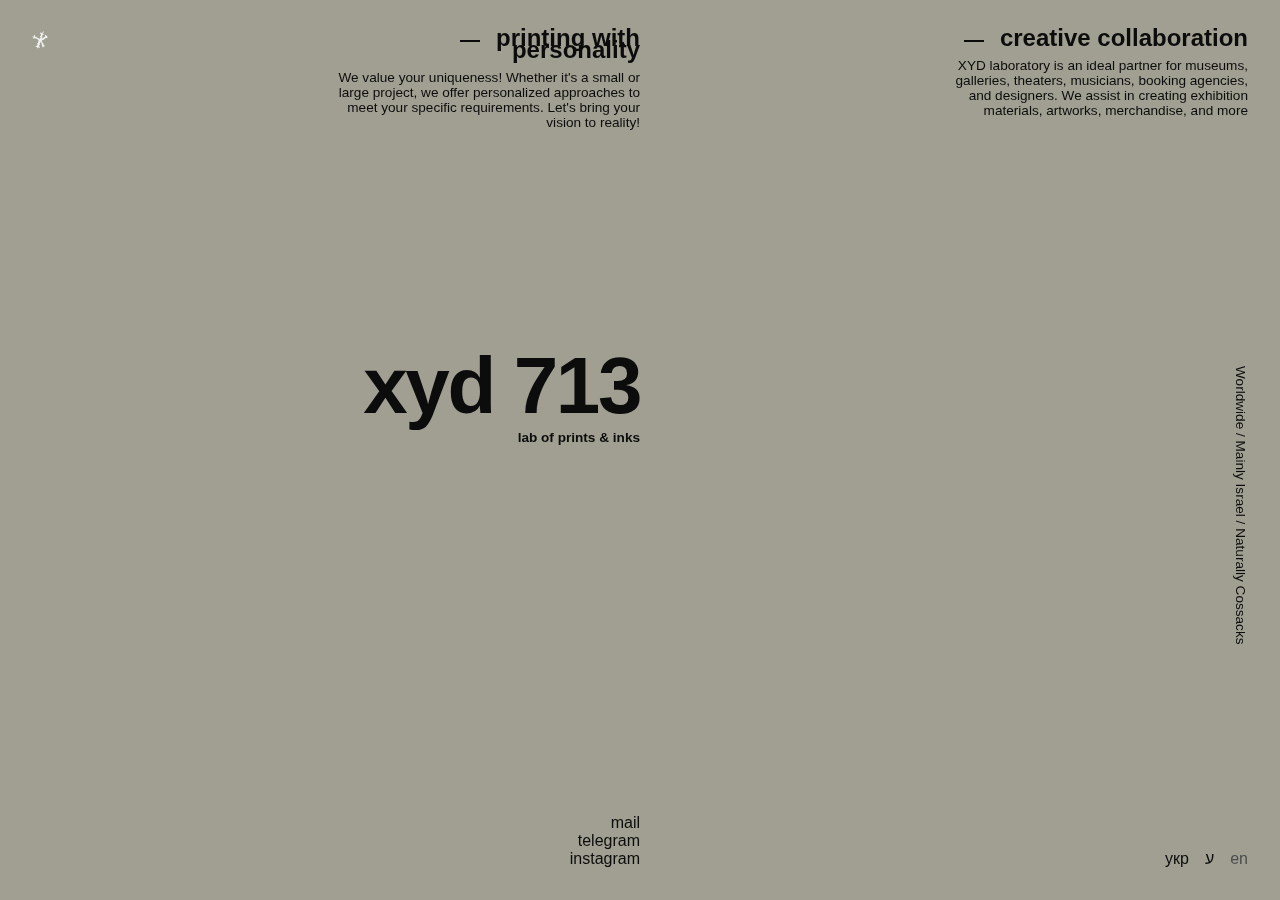
<file: index.html>
<!DOCTYPE html>
<html lang="en" class="no-js">
	<head>
		<meta charset="UTF-8" />
		<meta name="viewport" content="width=device-width, initial-scale=1">
		<title>XYD 713 | Lab Of Things</title>
		<meta name="description" content="Our screen print laboratory offers a wide range of services and capabilities to handle printing of any complexity. We collaborate with museums, galleries, theaters, musicians, booking agencies, and designers. We guarantee high quality and an individual approach to each project. The typical turnaround time for orders is 2-3 weeks." />
		<meta name="keywords" content="pod, printing, order, print on, tshirt, paper, fabric, plastic, wood, merch, promo, community, express, custom, ScreenPrintLab, CreativityUnleashed, HighQualityPrints, CustomSolutions, Collaboration, FastTurnaround, Innovation, GetCreative" />
		<meta name="author" content="xydlab" />
		<link rel="shortcut icon" href="favicon.ico">
		<!-- <link rel="stylesheet" type="text/css" href="css/base.css" /> -->
		<link rel="stylesheet" type="text/css" href="css/base-slide.css" />
		<script>document.documentElement.className="js";var supportsCssVars=function(){var e,t=document.createElement("style");return t.innerHTML="root: { --tmp-var: bold; }",document.head.appendChild(t),e=!!(window.CSS&&window.CSS.supports&&window.CSS.supports("font-weight","var(--tmp-var)")),t.parentNode.removeChild(t),e};supportsCssVars()||alert("Please view this demo in a modern browser that supports CSS Variables.");</script>
	</head>
	<body class="">
		<svg class="hidden">
			<symbol id="icon-arrow" viewBox="0 0 24 24">
				<title>arrow</title>
				<polygon points="6.3,12.8 20.9,12.8 20.9,11.2 6.3,11.2 10.2,7.2 9,6 3.1,12 9,18 10.2,16.8 "/>
			</symbol>
			<symbol id="icon-longarrow" viewBox="0 0 54 24">
				<title>longarrow</title>
				<path d="M.42 11.158L12.38.256c.333-.27.696-.322 1.09-.155.395.166.593.467.593.903v6.977h38.87c.29 0 .53.093.716.28.187.187.28.426.28.716v5.98c0 .29-.093.53-.28.716a.971.971 0 0 1-.716.28h-38.87v6.977c0 .416-.199.717-.592.903-.395.167-.759.104-1.09-.186L.42 12.62a1.018 1.018 0 0 1 0-1.462z" />
			</symbol>
			
			<svg id="xydlab"  viewBox="0 0 225.29 225.29">
				<title>xydlab</title>
				<path d="M179.87,85.11c-0.67,0.06-1.41-0.72-2.12-1.14c-0.02-0.01-0.03-0.04-0.01-0.06c0.34-0.35,0.78-0.59,1.04-1.01
					c1.23-1.95,3.25-3.73,3.83-5.88c0.26-0.98-1.47-3.5-2.44-3.58c-1.83-0.15-3.77,0.96-5.66,1.55c-0.18,0.06-0.32,0.25-0.51,0.31
					c-1.12,0.33-2.25,0.64-3.38,0.96c-0.02,0.01-0.04-0.01-0.05-0.03c-0.32-1.12-0.8-2.22-0.89-3.35c-0.14-1.73,0.23-3.52-0.03-5.22
					c-0.5-3.21-3.47-4.82-5.52-3.2c-4.84,3.8-6.4,9.38-4.35,15.13c0.21,0.6-0.02,1.77-0.47,2.13c-2.05,1.63-4.22,3.12-6.43,4.53
					c-1.17,0.75-2.53,1.19-3.77,1.83c-4.11,2.11-8.24,4.16-12.27,6.41c-1.18,0.66-2.53,1.72-2.96,2.9c-0.8,2.19-2.42,2.65-3.46,1.22
					c-1.44-1.99-2.49-4.61-2.64-7.02c-0.06-0.91,2.73-2.46,4.43-2.93c4.51-1.24,5.09-2.55,2.45-6.24c-1.51-2.11-2.82-4.22-1.24-7.17
					c1.05-1.97,0.92-4.54,1.71-6.69c0.45-1.24,1.47-2.67,2.61-3.17c2.3-1.01,4.89-1.37,7.31-2.16c2.3-0.75,4.54-1.61,3.67-4.91
					c-0.9-3.4-3.44-2.84-5.9-2.78c-1.31,0.03-2.63-0.18-3.95-0.29c-0.02,0-0.04-0.02-0.04-0.05c0.34-1.49,0.31-3.23,1.1-4.42
					c2.57-3.87,5.66-7.41,8.12-11.34c1.06-1.7,1.75-4.62-0.97-5.52c-1.83-0.61-5.13-0.46-6.12,0.72c-3.02,3.6-5.4,7.82-7.55,12.03
					c-1.23,2.41-3.9,2.9-5.91,1.09c-2.22-2-4.46-4.03-6.93-5.68c-1.14-0.76-3.16-1.25-4.25-0.74c-1.18,0.55-2.36,2.37-2.47,3.72
					c-0.53,6.07,2.26,11.04,6.56,14.89c2.37,2.12,2.59,4.14,1.86,6.7c-0.41,1.43-1.55,2.78-1.53,4.16c0.06,2.98-1.9,3.84-4.04,4.22
					c-2.23,0.4-4.62,0.98-4.39,3.36c0.17,1.76,2.18,3.32,3.32,5.02c0.87,1.3,2.02,2.57,2.4,4.03c1.06,4.05-1.94,7.67-3.72,9.83
					c-4.53,5.48-7.4,3.18-11.34,0.82c-2.37-1.42-5.43-3.5-8.08-4.11c-9.66-2.22-13.23-4.06-19.64-8.39c-1.07-0.72-3.17-0.84-4.21-1.55
					c-1.3-0.88-2.13-2.98-2.19-4.11c-0.24-5.17-3.43-8.74-6.36-12.3c-0.73-0.88-2.14-1.19-3.59-1.48c-1.3-0.25-2.6,0.5-3.01,1.76
					c-0.29,0.89-0.52,1.78-0.5,2.66c0.05,2.21,0.9,4.38,1.13,6.6c0.11,1.05-0.08,2.57-0.76,3.14c-0.67,0.56-2.16,0.38-3.23,0.2
					c-2.48-0.42-4.9-1.21-7.39-1.53c-2.09-0.26-4.15,0.75-3.7,3.02c0.31,1.57,1.9,3.3,3.39,4.13c1.69,0.95,3.95,0.85,5.85,1.52
					c0.74,0.26,1.19,1.34,1.77,2.07c0.01,0.02,0.01,0.04-0.01,0.05c-0.62,0.49-1.17,1.15-1.87,1.41c-1.08,0.4-2.48,0.2-3.37,0.81
					c-1.26,0.86-1.22,2.58-1.52,3.9c-0.2,0.9,3.79,3.14,4.8,3.02c3.97-0.46,6.22-2.02,7.66-1.45c0.01,0,0.02,0,0.03,0
					c8.64-4.04,14.37-0.16,22.03,3.93c3.92,2.1,7.87,4.46,12.1,5.6c6.89,1.85,9.88,9.06,5.62,14.86c-0.72,0.98-1.33,2.21-1.5,3.4
					c-0.64,4.71-1.14,9.44-1.6,14.16c-0.37,3.85-1.91,4.93-5.77,4.13l-5.36,3.25l3.73,4.79c3.12,0.34,3.91,1.95,2.54,4.7
					c-1.45,2.92-2.79,5.91-4.46,8.7c-0.54,0.9-1.93,1.45-3.05,1.83c-3.81,1.31-7.75,2.29-11.45,3.83l-1.98,3.67l2.39,2.44
					c2.85,0.49,5.81,0.79,8.69,0.57c3.6-0.27,5.92,0.66,6.3,4.54c0.12,1.24,0,2.5,0.19,3.73l3.69,6.17l5.49-5.22
					c0.46-2.05,0.46-2.05,0.7-3.09c0.6-2.72,2.09-3.25,4.16-1.43c1.73,1.52,3.12,2.62,5.69,4.12l5.51,0.46l-0.71-4.23
					c-0.31-5-1.52-8.49-6.6-10.96c-0.78-0.38-1.43-1.93-1.39-2.9c0.07-1.62,0.9-3.18,1.15-4.81c0.48-3.21,2.3-4.87,5.26-4.42l5.68,0.03
					c0.01-0.03,0.01-0.03,0.02-0.05l-4.1-4.36c-2.54-1.6-1.43-3.74-0.81-6.44c0.41-1.77,0.2-3.68,0.59-5.46
					c0.17-0.77,1.18-1.95,1.78-1.93c3.77,0.1,4.49-1.95,3.9-5.05c-0.26-1.34-0.92-2.63-1-3.97c-0.06-0.99,0.3-2.71,0.85-2.88
					c0.91-0.28,2.38,0.13,3.15,0.79c1.28,1.1,2.06,2.75,3.27,3.94l5.82,17.56c2.75,4.75,3.88,8.68,3.49,15.35
					c0.79,4.87,0.37,5.14,1.06,10.03l0.56,6.22l3.69-4.84c0.22-0.35,1.01-1.66,1.24-1.91c0.04-0.04,0.41-0.59,0.45-0.62l1.26-0.29
					c0.03,0,0.05,0,0.08,0c0.93,0.6,1.97,1.08,2.75,1.84l4.07,2.18l-1.25,1.7l5.85,0.55l-1.29-4.66l-1.23,0.72l-0.38-5.34
					c0.01-0.02-0.22-2.27-0.22-2.27c0.93-1.14,1.45-0.52,3.52-0.37c1.98,0.15,3.11,0.41,3.11,0.41l4.57,0.03
					c-0.61-1.43-2.32-4.36-2.32-4.36c-1.05-1.17-2.05-2.72-3.57-2.9c-5.71-0.69-8.85-2.56-9.93-9.29c-0.7-4.36-2.64-7.28,0.13-7.94
					c0,0,2.72-3.95,2.75-3.91c0,0-4.52,0.06-5.27,0.64c-2.4,1.41-2.81,0.45-4.68-4.21c-1.92-4.79-3.9-9.56-5.64-14.41
					c-0.33-0.91,0.33-2.18,0.54-3.29c0.27-1.43,1.08-3.03,0.7-4.24c-1.06-3.33,0.11-4.87,3.32-4.67c2.04,0.13,4,1.18,6.05,1.54
					c1.84,0.32,4.25,1.01,5.49,0.18c1.59-1.07,2.09-3.34,0.04-5.35c-0.69-0.68-0.65-2.63-0.22-3.71c0.23-0.57,2.06-0.84,3.09-0.69
					c2.4,0.36,4.73,1.45,7.11,1.49c1.59,0.03,3.6-0.87,4.65-2.05c0.51-0.57-0.83-2.69-1.14-4.16c-0.24-1.15-0.55-3.25-0.2-3.4
					c2.25-0.92,5.05-2.5,6.97-1.84c4.65,1.59,8.74,0.26,12.83-1.13c1.39-0.47,3.08-2.45,3.17-3.84
					C184.03,86.54,182.55,84.88,179.87,85.11z"/>
				</svg>
			<symbol id="icon-navarrow" viewBox="0 0 408 408">
				<title>navarrow</title>
				<polygon fill="#fff" fill-rule="nonzero" points="204 0 168.3 35.7 311.1 178.5 0 178.5 0 229.5 311.1 229.5 168.3 372.3 204 408 408 204"></polygon>
			</symbol>
			<symbol id="icon-menu" viewBox="0 0 119 25">
				<title>menu</title>
				<path d="M36,8 L36,0 L100,0 L100,8 L36,8 Z M0,8 L0,0 L24,0 L24,8 L0,8 Z M0,28 L0,20 L71,20 L71,28 L0,28 Z"/>
			</symbol>
			<symbol id="icon-close" viewBox="0 0 24 24">
				<title>close</title>
				<path d="M24 1.485L22.515 0 12 10.515 1.485 0 0 1.485 10.515 12 0 22.515 1.485 24 12 13.484 22.515 24 24 22.515 13.484 12z"/>
			</symbol>
		</svg>
		<main>
			
			
			<!-- <div class="content">
				<div class="content__item">
					<span class="content__number">1</span>
					<h3 class="content__title">Basic overview </h3>
					<h4 class="content__subtitle">A tree needs to be your friend if you're going to paint him</h4>
					<div class="content__text">The uniqueness of stencil technology lies in the fact that it is possible to use a wide range of printing inks and to work on various materials: paper, plastic, glass, fabric, etc. In other words, in addition to the release of publishing products, it is convenient to use a stencil to seal containers and packages, scales and instrument dials, microcircuits, objects of complex geometric shapes, and markings of various products. Moreover, it is simple and efficient to apply various varnish coatings and adhesive layers through a stencil for the manufacture of self-adhesive films and vinyls.</div>
				</div>
				
				<button class="content__close">
					<svg class="icon icon--longarrow">
						<use xlink:href="#icon-longarrow"></use>
					</svg>
				</button>
			</div> --><!-- /content -->
			<div class="intro">
				<!-- This element animates: -->
				<div class="intro__box"></div>
				<a class="intro__logo">
					<svg class="icon icon--xydlab"><use xlink:href="#xydlab"></use></svg>
				</a>
				<div class="intro__title-wrap">
					<h1 class="intro__title animatable">XYD 713</h1>
					<div class="intro__subtitle-wrap animatable">
						<h3 class="intro__subtitle">lab of prints & inks</h3>
					</div>
					
					<a href="#" class="intro__enter animatable"></a>
					<a href="#" class="intro__social-item">Mail</a>
					<a href="#" class="intro__social-item">Telegram</a><a href="#" class="intro__social-item">Instagram</a>
				</div>
				<div class="intro__content intro__content--second animatable">
					<h3 class="intro__content-title animatable">printing with personality</h3>
					<p class="intro__content-text animatable">We value your uniqueness! Whether it's a small or large project, we offer personalized approaches to meet your specific requirements. Let's bring your vision to reality!</p>
				</div>
				<div class="intro__content intro__content--forth animatable">
					<h3 class="intro__content-title animatable">Creative Collaboration</h3>
					<p class="intro__content-text animatable">XYD laboratory is an ideal partner for museums, galleries, theaters, musicians, booking agencies, and designers. We assist in creating exhibition materials, artworks, merchandise, and more</p>
				</div>
				<div class="intro__location animatable">Worldwide / Mainly Israel / Naturally Cossacks</div>
				
				<div class="intro__social animatable">
					<a href="index-ua.html" class="intro__social-item">укр</a>
					<a href="index-he.html" class="intro__social-item">ע</a>
					<a href="#" class="intro__social-item" style="color: #4b4d4e;">EN</a>
				</div>
					
				
				<!-- <nav class="menu">
					<div class="menu__item menu__item--1" data-direction="bt">
						<div class="menu__item-inner">
							<div class="mainmenu">
								<a href="#" class="mainmenu__item">Story</a>
								<a href="#" class="mainmenu__item">Chronicles</a>
								<a href="#" class="mainmenu__item">Tour</a>
								<a href="#" class="mainmenu__item">Contact</a>
							</div>
							<p class="label label--topleft label--vert-mirror">the important stuff</p>
							<p class="label label--bottomright label--vert">proudly made <a href="https://t.me/xydlab">@xydlab</a></p>
						</div>
					</div>
					<div class="menu__item menu__item--2" data-direction="lr">
						<div class="menu__item-inner">
							<div class="menu__item-map"></div>
							<a href="#" class="menu__item-hoverlink">The location</a>
						</div>
					</div>
					<div class="menu__item menu__item--3" data-direction="bt">
						<div class="menu__item-inner">
							<div class="sidemenu">
								<a href="#" class="sidemenu__item"><span class="sidemenu__item-inner">The Gameplay</span></a>
								<a href="#" class="sidemenu__item"><span class="sidemenu__item-inner">About LARP</span></a>
								<a href="#" class="sidemenu__item"><span class="sidemenu__item-inner">The Rules</span></a>
								<a href="#" class="sidemenu__item"><span class="sidemenu__item-inner">History</span></a>
								<a href="#" class="sidemenu__item"><span class="sidemenu__item-inner">People</span></a>
								<a href="#" class="sidemenu__item"><span class="sidemenu__item-inner">Join</span></a>
								<a href="#" class="sidemenu__item"><span class="sidemenu__item-inner">...</span></a>
							</div>
						</div>
					</div>
					<div class="menu__item menu__item--4" data-direction="rl">
						<div class="menu__item-inner">
							<p class="label label--topleft label--line">Join us now</p>
							<a href="#" class="menu__item-link">Learn how to <br> participate</a>
						</div>
					</div>
					<div class="menu__item menu__item--5" data-direction="tb">
						<div class="menu__item-inner">
							<p class="quote">Hail to thee, our infantry, still brave, beyond the grave</p>
						</div>
					</div>
					<button class="action action--menu"><svg class="icon icon--menu"><use xlink:href="#icon-menu"></use></svg></button>
					<button class="action action--close"><svg class="icon icon--close"><use xlink:href="#icon-close"></use></svg></button>
				</nav> -->
			</div>
		</main>
		<script src="js/imagesloaded.pkgd.min.js"></script>
		<script src="js/charming.min.js"></script>
		<script src="js/TweenMax.min.js"></script>
		<script src="js/anime.min.js"></script>
		<script src="js/demo.js"></script>
	</body>
</html>
</file>
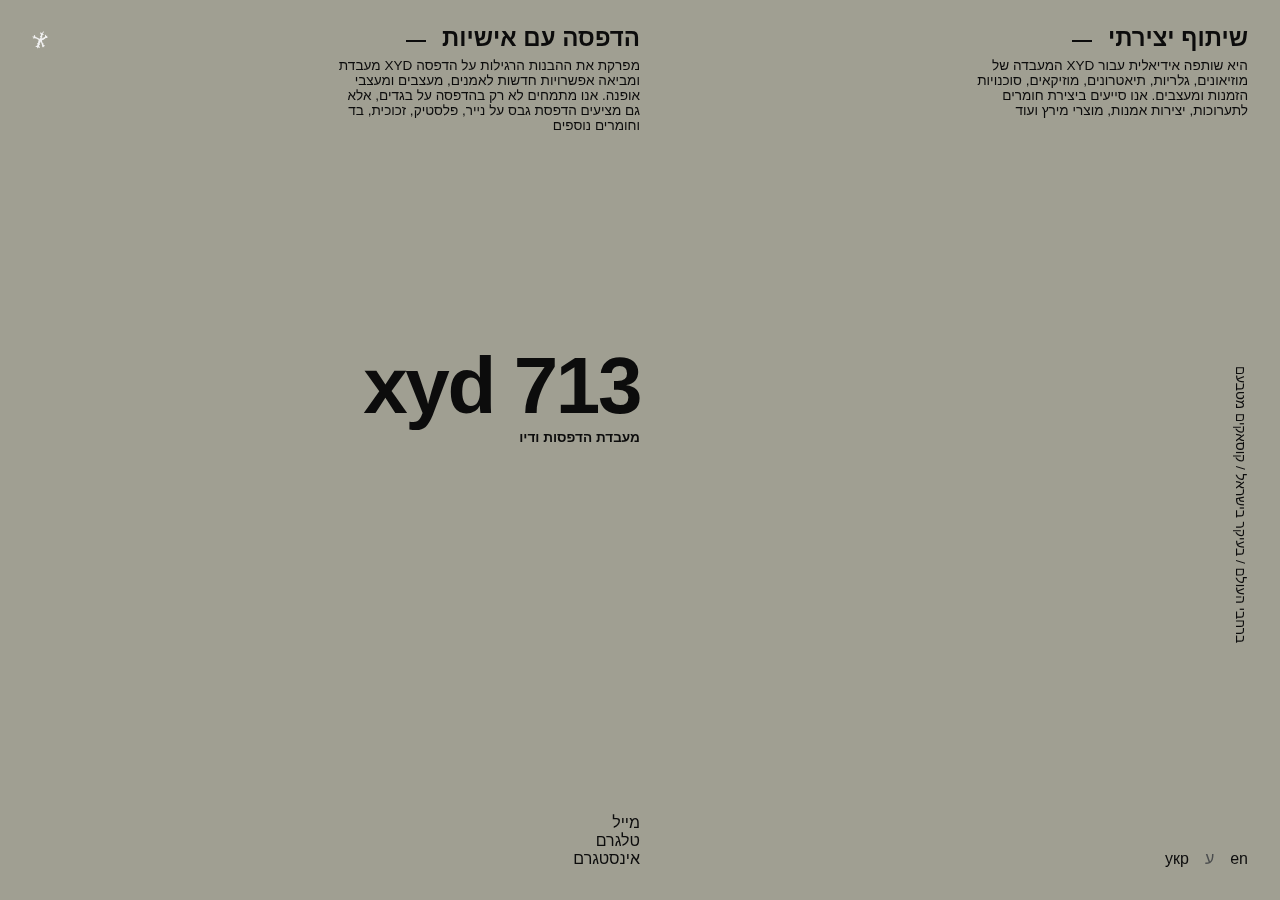
<file: index-he.html>
<!DOCTYPE html>
<html lang="en" class="no-js">
	<head>
		<meta charset="UTF-8" />
		<meta name="viewport" content="width=device-width, initial-scale=1">
		<title>XYD 713 | Лабораторія друку та фарб</title>
		<meta name="description" content="המעבדה שלנו להדפסת מסכה מציעה מגוון רחב של שירותים ויכולות לטיפוח הדפסות בכל רמת קושי. אנחנו שותפים למוזיאונים, גלריות, תיאטרונים, מוזיקאים, סוכנויות הזמנות ומעצבים. אנחנו מבטיחים איכות גבוהה וגישה אישית לכל פרויקט. הזמן הנדרש להשלמת הזמנות נוהג להיות בין 2 ל-3 שבועות." />
		<meta name="keywords" content="דפוס, הזמנה, הדפס על, חולצה, נייר, בד, פלסטיק, עץ, מרצ', קידום, קהילה, אקספרס, אישי, מעבדת הדפסה במסך, שחרר יצירתיות, הדפסים באיכות גבוהה, פתרונות אישיים, שיתוף פעולה, תורן מהיר, חדשנות, שחררו את היצירתיות שלכם" />
		<meta name="author" content="xydlab" />
		<link rel="shortcut icon" href="favicon.ico">
		<!-- <link rel="stylesheet" type="text/css" href="css/base.css" /> -->
		<link rel="stylesheet" type="text/css" href="css/base-slide.css" />
		<script>document.documentElement.className="js";var supportsCssVars=function(){var e,t=document.createElement("style");return t.innerHTML="root: { --tmp-var: bold; }",document.head.appendChild(t),e=!!(window.CSS&&window.CSS.supports&&window.CSS.supports("font-weight","var(--tmp-var)")),t.parentNode.removeChild(t),e};supportsCssVars()||alert("Please view this demo in a modern browser that supports CSS Variables.");</script>
	</head>
	<body class="">
		<svg class="hidden">
			<symbol id="icon-arrow" viewBox="0 0 24 24">
				<title>arrow</title>
				<polygon points="6.3,12.8 20.9,12.8 20.9,11.2 6.3,11.2 10.2,7.2 9,6 3.1,12 9,18 10.2,16.8 "/>
			</symbol>
			<symbol id="icon-longarrow" viewBox="0 0 54 24">
				<title>longarrow</title>
				<path d="M.42 11.158L12.38.256c.333-.27.696-.322 1.09-.155.395.166.593.467.593.903v6.977h38.87c.29 0 .53.093.716.28.187.187.28.426.28.716v5.98c0 .29-.093.53-.28.716a.971.971 0 0 1-.716.28h-38.87v6.977c0 .416-.199.717-.592.903-.395.167-.759.104-1.09-.186L.42 12.62a1.018 1.018 0 0 1 0-1.462z" />
			</symbol>
			
			<svg id="xydlab"  viewBox="0 0 225.29 225.29">
				<title>xydlab</title>
				<path d="M179.87,85.11c-0.67,0.06-1.41-0.72-2.12-1.14c-0.02-0.01-0.03-0.04-0.01-0.06c0.34-0.35,0.78-0.59,1.04-1.01
					c1.23-1.95,3.25-3.73,3.83-5.88c0.26-0.98-1.47-3.5-2.44-3.58c-1.83-0.15-3.77,0.96-5.66,1.55c-0.18,0.06-0.32,0.25-0.51,0.31
					c-1.12,0.33-2.25,0.64-3.38,0.96c-0.02,0.01-0.04-0.01-0.05-0.03c-0.32-1.12-0.8-2.22-0.89-3.35c-0.14-1.73,0.23-3.52-0.03-5.22
					c-0.5-3.21-3.47-4.82-5.52-3.2c-4.84,3.8-6.4,9.38-4.35,15.13c0.21,0.6-0.02,1.77-0.47,2.13c-2.05,1.63-4.22,3.12-6.43,4.53
					c-1.17,0.75-2.53,1.19-3.77,1.83c-4.11,2.11-8.24,4.16-12.27,6.41c-1.18,0.66-2.53,1.72-2.96,2.9c-0.8,2.19-2.42,2.65-3.46,1.22
					c-1.44-1.99-2.49-4.61-2.64-7.02c-0.06-0.91,2.73-2.46,4.43-2.93c4.51-1.24,5.09-2.55,2.45-6.24c-1.51-2.11-2.82-4.22-1.24-7.17
					c1.05-1.97,0.92-4.54,1.71-6.69c0.45-1.24,1.47-2.67,2.61-3.17c2.3-1.01,4.89-1.37,7.31-2.16c2.3-0.75,4.54-1.61,3.67-4.91
					c-0.9-3.4-3.44-2.84-5.9-2.78c-1.31,0.03-2.63-0.18-3.95-0.29c-0.02,0-0.04-0.02-0.04-0.05c0.34-1.49,0.31-3.23,1.1-4.42
					c2.57-3.87,5.66-7.41,8.12-11.34c1.06-1.7,1.75-4.62-0.97-5.52c-1.83-0.61-5.13-0.46-6.12,0.72c-3.02,3.6-5.4,7.82-7.55,12.03
					c-1.23,2.41-3.9,2.9-5.91,1.09c-2.22-2-4.46-4.03-6.93-5.68c-1.14-0.76-3.16-1.25-4.25-0.74c-1.18,0.55-2.36,2.37-2.47,3.72
					c-0.53,6.07,2.26,11.04,6.56,14.89c2.37,2.12,2.59,4.14,1.86,6.7c-0.41,1.43-1.55,2.78-1.53,4.16c0.06,2.98-1.9,3.84-4.04,4.22
					c-2.23,0.4-4.62,0.98-4.39,3.36c0.17,1.76,2.18,3.32,3.32,5.02c0.87,1.3,2.02,2.57,2.4,4.03c1.06,4.05-1.94,7.67-3.72,9.83
					c-4.53,5.48-7.4,3.18-11.34,0.82c-2.37-1.42-5.43-3.5-8.08-4.11c-9.66-2.22-13.23-4.06-19.64-8.39c-1.07-0.72-3.17-0.84-4.21-1.55
					c-1.3-0.88-2.13-2.98-2.19-4.11c-0.24-5.17-3.43-8.74-6.36-12.3c-0.73-0.88-2.14-1.19-3.59-1.48c-1.3-0.25-2.6,0.5-3.01,1.76
					c-0.29,0.89-0.52,1.78-0.5,2.66c0.05,2.21,0.9,4.38,1.13,6.6c0.11,1.05-0.08,2.57-0.76,3.14c-0.67,0.56-2.16,0.38-3.23,0.2
					c-2.48-0.42-4.9-1.21-7.39-1.53c-2.09-0.26-4.15,0.75-3.7,3.02c0.31,1.57,1.9,3.3,3.39,4.13c1.69,0.95,3.95,0.85,5.85,1.52
					c0.74,0.26,1.19,1.34,1.77,2.07c0.01,0.02,0.01,0.04-0.01,0.05c-0.62,0.49-1.17,1.15-1.87,1.41c-1.08,0.4-2.48,0.2-3.37,0.81
					c-1.26,0.86-1.22,2.58-1.52,3.9c-0.2,0.9,3.79,3.14,4.8,3.02c3.97-0.46,6.22-2.02,7.66-1.45c0.01,0,0.02,0,0.03,0
					c8.64-4.04,14.37-0.16,22.03,3.93c3.92,2.1,7.87,4.46,12.1,5.6c6.89,1.85,9.88,9.06,5.62,14.86c-0.72,0.98-1.33,2.21-1.5,3.4
					c-0.64,4.71-1.14,9.44-1.6,14.16c-0.37,3.85-1.91,4.93-5.77,4.13l-5.36,3.25l3.73,4.79c3.12,0.34,3.91,1.95,2.54,4.7
					c-1.45,2.92-2.79,5.91-4.46,8.7c-0.54,0.9-1.93,1.45-3.05,1.83c-3.81,1.31-7.75,2.29-11.45,3.83l-1.98,3.67l2.39,2.44
					c2.85,0.49,5.81,0.79,8.69,0.57c3.6-0.27,5.92,0.66,6.3,4.54c0.12,1.24,0,2.5,0.19,3.73l3.69,6.17l5.49-5.22
					c0.46-2.05,0.46-2.05,0.7-3.09c0.6-2.72,2.09-3.25,4.16-1.43c1.73,1.52,3.12,2.62,5.69,4.12l5.51,0.46l-0.71-4.23
					c-0.31-5-1.52-8.49-6.6-10.96c-0.78-0.38-1.43-1.93-1.39-2.9c0.07-1.62,0.9-3.18,1.15-4.81c0.48-3.21,2.3-4.87,5.26-4.42l5.68,0.03
					c0.01-0.03,0.01-0.03,0.02-0.05l-4.1-4.36c-2.54-1.6-1.43-3.74-0.81-6.44c0.41-1.77,0.2-3.68,0.59-5.46
					c0.17-0.77,1.18-1.95,1.78-1.93c3.77,0.1,4.49-1.95,3.9-5.05c-0.26-1.34-0.92-2.63-1-3.97c-0.06-0.99,0.3-2.71,0.85-2.88
					c0.91-0.28,2.38,0.13,3.15,0.79c1.28,1.1,2.06,2.75,3.27,3.94l5.82,17.56c2.75,4.75,3.88,8.68,3.49,15.35
					c0.79,4.87,0.37,5.14,1.06,10.03l0.56,6.22l3.69-4.84c0.22-0.35,1.01-1.66,1.24-1.91c0.04-0.04,0.41-0.59,0.45-0.62l1.26-0.29
					c0.03,0,0.05,0,0.08,0c0.93,0.6,1.97,1.08,2.75,1.84l4.07,2.18l-1.25,1.7l5.85,0.55l-1.29-4.66l-1.23,0.72l-0.38-5.34
					c0.01-0.02-0.22-2.27-0.22-2.27c0.93-1.14,1.45-0.52,3.52-0.37c1.98,0.15,3.11,0.41,3.11,0.41l4.57,0.03
					c-0.61-1.43-2.32-4.36-2.32-4.36c-1.05-1.17-2.05-2.72-3.57-2.9c-5.71-0.69-8.85-2.56-9.93-9.29c-0.7-4.36-2.64-7.28,0.13-7.94
					c0,0,2.72-3.95,2.75-3.91c0,0-4.52,0.06-5.27,0.64c-2.4,1.41-2.81,0.45-4.68-4.21c-1.92-4.79-3.9-9.56-5.64-14.41
					c-0.33-0.91,0.33-2.18,0.54-3.29c0.27-1.43,1.08-3.03,0.7-4.24c-1.06-3.33,0.11-4.87,3.32-4.67c2.04,0.13,4,1.18,6.05,1.54
					c1.84,0.32,4.25,1.01,5.49,0.18c1.59-1.07,2.09-3.34,0.04-5.35c-0.69-0.68-0.65-2.63-0.22-3.71c0.23-0.57,2.06-0.84,3.09-0.69
					c2.4,0.36,4.73,1.45,7.11,1.49c1.59,0.03,3.6-0.87,4.65-2.05c0.51-0.57-0.83-2.69-1.14-4.16c-0.24-1.15-0.55-3.25-0.2-3.4
					c2.25-0.92,5.05-2.5,6.97-1.84c4.65,1.59,8.74,0.26,12.83-1.13c1.39-0.47,3.08-2.45,3.17-3.84
					C184.03,86.54,182.55,84.88,179.87,85.11z"/>
				</svg>
			<symbol id="icon-navarrow" viewBox="0 0 408 408">
				<title>navarrow</title>
				<polygon fill="#fff" fill-rule="nonzero" points="204 0 168.3 35.7 311.1 178.5 0 178.5 0 229.5 311.1 229.5 168.3 372.3 204 408 408 204"></polygon>
			</symbol>
			<symbol id="icon-menu" viewBox="0 0 119 25">
				<title>menu</title>
				<path d="M36,8 L36,0 L100,0 L100,8 L36,8 Z M0,8 L0,0 L24,0 L24,8 L0,8 Z M0,28 L0,20 L71,20 L71,28 L0,28 Z"/>
			</symbol>
			<symbol id="icon-close" viewBox="0 0 24 24">
				<title>close</title>
				<path d="M24 1.485L22.515 0 12 10.515 1.485 0 0 1.485 10.515 12 0 22.515 1.485 24 12 13.484 22.515 24 24 22.515 13.484 12z"/>
			</symbol>
		</svg>
		<main>
			
			
			<!-- <div class="content">
				<div class="content__item">
					<span class="content__number">1</span>
					<h3 class="content__title">Basic overview </h3>
					<h4 class="content__subtitle">A tree needs to be your friend if you're going to paint him</h4>
					<div class="content__text">The uniqueness of stencil technology lies in the fact that it is possible to use a wide range of printing inks and to work on various materials: paper, plastic, glass, fabric, etc. In other words, in addition to the release of publishing products, it is convenient to use a stencil to seal containers and packages, scales and instrument dials, microcircuits, objects of complex geometric shapes, and markings of various products. Moreover, it is simple and efficient to apply various varnish coatings and adhesive layers through a stencil for the manufacture of self-adhesive films and vinyls.</div>
				</div>
				
				<button class="content__close">
					<svg class="icon icon--longarrow">
						<use xlink:href="#icon-longarrow"></use>
					</svg>
				</button>
			</div> --><!-- /content -->
			<div class="intro">
				<!-- This element animates: -->
				<div class="intro__box"></div>
				<a class="intro__logo">
					<svg class="icon icon--xydlab"><use xlink:href="#xydlab"></use></svg>
				</a>
				<div class="intro__title-wrap">
					<h1 class="intro__title animatable">XYD 713</h1>
					<div class="intro__subtitle-wrap animatable">
						<h3 class="intro__subtitle">מעבדת הדפסות ודיו</h3>
					</div>
					
					<a href="#" class="intro__enter animatable"></a>
					<a href="#" class="intro__social-item">מייל</a>
					<a href="#" class="intro__social-item">טלגרם</a><a href="#" class="intro__social-item">אינסטגרם</a>
				</div>
				<div class="intro__content intro__content--second animatable">
					<h3 class="intro__content-title animatable">הדפסה עם אישיות</h3>
					<p class="intro__content-text animatable">מעבדת XYD מפרקת את ההבנות הרגילות על הדפסה ומביאה אפשרויות חדשות לאמנים, מעצבים ומעצבי אופנה. אנו מתמחים לא רק בהדפסה על בגדים, אלא גם מציעים הדפסת גבס על נייר, פלסטיק, זכוכית, בד וחומרים נוספים</p>
				</div>
				<div class="intro__content intro__content--forth animatable">
					<h3 class="intro__content-title animatable">שיתוף יצירתי</h3>
					<p class="intro__content-text animatable">
המעבדה של XYD היא שותפה אידיאלית עבור מוזיאונים, גלריות, תיאטרונים, מוזיקאים, סוכנויות הזמנות ומעצבים. אנו סייעים ביצירת חומרים לתערוכות, יצירות אמנות, מוצרי מירץ ועוד</p>
				</div>
				<div class="intro__location animatable">ברחבי העולם / בעיקר בישראל / קוסאקים מטבעם</div>
				
				<div class="intro__social animatable">
					<a href="index-ua.html" class="intro__social-item" >укр</a>
					<a href="#" class="intro__social-item" style="color: #4b4d4e;">ע</a>
					<a href="index.html" class="intro__social-item">EN</a>
				</div>
					
				
				
			</div>
		</main>
		<script src="js/imagesloaded.pkgd.min.js"></script>
		<script src="js/charming.min.js"></script>
		<script src="js/TweenMax.min.js"></script>
		<script src="js/anime.min.js"></script>
		<script src="js/demo.js"></script>
	</body>
</html>
</file>
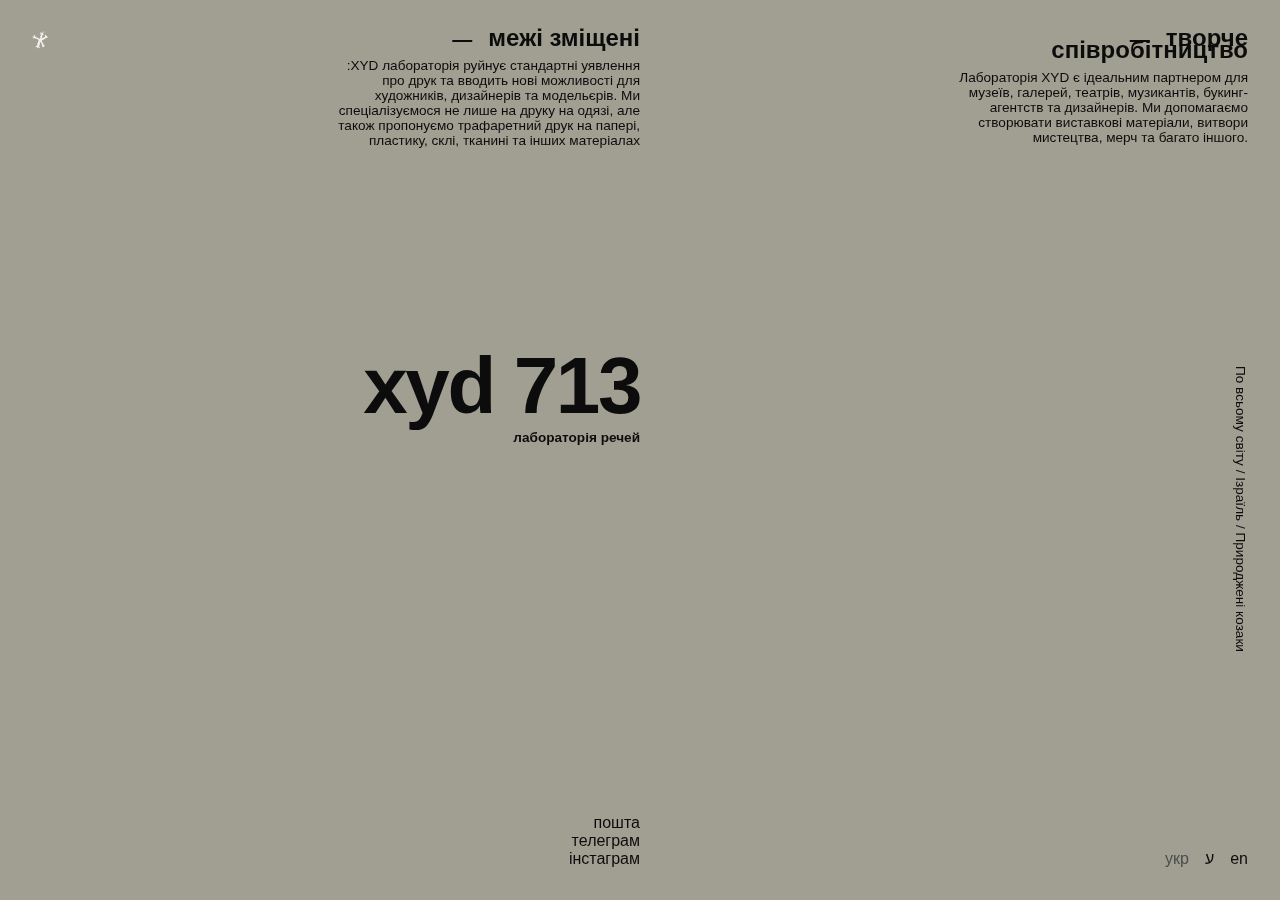
<file: index-ua.html>
<!DOCTYPE html>
<html lang="en" class="no-js">
	<head>
		<meta charset="UTF-8" />
		<meta name="viewport" content="width=device-width, initial-scale=1">
		<title>XYD 713 | Лабораторія друку та фарб</title>
		<meta name="description" content="Наша лабораторія з трафаретного друку пропонує широкий спектр послуг та можливостей для обробки друку будь-якої складності. Ми співпрацюємо з музеями, галереями, театрами, музикантами, букинг-агентствами та дизайнерами. Ми гарантуємо високу якість та індивідуальний підхід до кожного проекту. Звичайний термін виконання замовлень становить 2-3 тижні." />
		<meta name="keywords" content="друк на замовлення, друк, замовлення, друкувати на, футболка, папір, тканина, пластик, дерево, мерч, промо, спільнота, експрес, індивідуальний, ScreenPrintLab, Розкрийте креативність, високоякісний друк, індивідуальні рішення, співпраця, швидкість виконання, інновація, розкрийте свою творчість" />
		<meta name="author" content="xydlab" />
		<link rel="shortcut icon" href="favicon.ico">
		<!-- <link rel="stylesheet" type="text/css" href="css/base.css" /> -->
		<link rel="stylesheet" type="text/css" href="css/base-slide.css" />
		<script>document.documentElement.className="js";var supportsCssVars=function(){var e,t=document.createElement("style");return t.innerHTML="root: { --tmp-var: bold; }",document.head.appendChild(t),e=!!(window.CSS&&window.CSS.supports&&window.CSS.supports("font-weight","var(--tmp-var)")),t.parentNode.removeChild(t),e};supportsCssVars()||alert("Please view this demo in a modern browser that supports CSS Variables.");</script>
	</head>
	<body class="">
		<svg class="hidden">
			<symbol id="icon-arrow" viewBox="0 0 24 24">
				<title>arrow</title>
				<polygon points="6.3,12.8 20.9,12.8 20.9,11.2 6.3,11.2 10.2,7.2 9,6 3.1,12 9,18 10.2,16.8 "/>
			</symbol>
			<symbol id="icon-longarrow" viewBox="0 0 54 24">
				<title>longarrow</title>
				<path d="M.42 11.158L12.38.256c.333-.27.696-.322 1.09-.155.395.166.593.467.593.903v6.977h38.87c.29 0 .53.093.716.28.187.187.28.426.28.716v5.98c0 .29-.093.53-.28.716a.971.971 0 0 1-.716.28h-38.87v6.977c0 .416-.199.717-.592.903-.395.167-.759.104-1.09-.186L.42 12.62a1.018 1.018 0 0 1 0-1.462z" />
			</symbol>
			
			<svg id="xydlab"  viewBox="0 0 225.29 225.29">
				<title>xydlab</title>
				<path d="M179.87,85.11c-0.67,0.06-1.41-0.72-2.12-1.14c-0.02-0.01-0.03-0.04-0.01-0.06c0.34-0.35,0.78-0.59,1.04-1.01
					c1.23-1.95,3.25-3.73,3.83-5.88c0.26-0.98-1.47-3.5-2.44-3.58c-1.83-0.15-3.77,0.96-5.66,1.55c-0.18,0.06-0.32,0.25-0.51,0.31
					c-1.12,0.33-2.25,0.64-3.38,0.96c-0.02,0.01-0.04-0.01-0.05-0.03c-0.32-1.12-0.8-2.22-0.89-3.35c-0.14-1.73,0.23-3.52-0.03-5.22
					c-0.5-3.21-3.47-4.82-5.52-3.2c-4.84,3.8-6.4,9.38-4.35,15.13c0.21,0.6-0.02,1.77-0.47,2.13c-2.05,1.63-4.22,3.12-6.43,4.53
					c-1.17,0.75-2.53,1.19-3.77,1.83c-4.11,2.11-8.24,4.16-12.27,6.41c-1.18,0.66-2.53,1.72-2.96,2.9c-0.8,2.19-2.42,2.65-3.46,1.22
					c-1.44-1.99-2.49-4.61-2.64-7.02c-0.06-0.91,2.73-2.46,4.43-2.93c4.51-1.24,5.09-2.55,2.45-6.24c-1.51-2.11-2.82-4.22-1.24-7.17
					c1.05-1.97,0.92-4.54,1.71-6.69c0.45-1.24,1.47-2.67,2.61-3.17c2.3-1.01,4.89-1.37,7.31-2.16c2.3-0.75,4.54-1.61,3.67-4.91
					c-0.9-3.4-3.44-2.84-5.9-2.78c-1.31,0.03-2.63-0.18-3.95-0.29c-0.02,0-0.04-0.02-0.04-0.05c0.34-1.49,0.31-3.23,1.1-4.42
					c2.57-3.87,5.66-7.41,8.12-11.34c1.06-1.7,1.75-4.62-0.97-5.52c-1.83-0.61-5.13-0.46-6.12,0.72c-3.02,3.6-5.4,7.82-7.55,12.03
					c-1.23,2.41-3.9,2.9-5.91,1.09c-2.22-2-4.46-4.03-6.93-5.68c-1.14-0.76-3.16-1.25-4.25-0.74c-1.18,0.55-2.36,2.37-2.47,3.72
					c-0.53,6.07,2.26,11.04,6.56,14.89c2.37,2.12,2.59,4.14,1.86,6.7c-0.41,1.43-1.55,2.78-1.53,4.16c0.06,2.98-1.9,3.84-4.04,4.22
					c-2.23,0.4-4.62,0.98-4.39,3.36c0.17,1.76,2.18,3.32,3.32,5.02c0.87,1.3,2.02,2.57,2.4,4.03c1.06,4.05-1.94,7.67-3.72,9.83
					c-4.53,5.48-7.4,3.18-11.34,0.82c-2.37-1.42-5.43-3.5-8.08-4.11c-9.66-2.22-13.23-4.06-19.64-8.39c-1.07-0.72-3.17-0.84-4.21-1.55
					c-1.3-0.88-2.13-2.98-2.19-4.11c-0.24-5.17-3.43-8.74-6.36-12.3c-0.73-0.88-2.14-1.19-3.59-1.48c-1.3-0.25-2.6,0.5-3.01,1.76
					c-0.29,0.89-0.52,1.78-0.5,2.66c0.05,2.21,0.9,4.38,1.13,6.6c0.11,1.05-0.08,2.57-0.76,3.14c-0.67,0.56-2.16,0.38-3.23,0.2
					c-2.48-0.42-4.9-1.21-7.39-1.53c-2.09-0.26-4.15,0.75-3.7,3.02c0.31,1.57,1.9,3.3,3.39,4.13c1.69,0.95,3.95,0.85,5.85,1.52
					c0.74,0.26,1.19,1.34,1.77,2.07c0.01,0.02,0.01,0.04-0.01,0.05c-0.62,0.49-1.17,1.15-1.87,1.41c-1.08,0.4-2.48,0.2-3.37,0.81
					c-1.26,0.86-1.22,2.58-1.52,3.9c-0.2,0.9,3.79,3.14,4.8,3.02c3.97-0.46,6.22-2.02,7.66-1.45c0.01,0,0.02,0,0.03,0
					c8.64-4.04,14.37-0.16,22.03,3.93c3.92,2.1,7.87,4.46,12.1,5.6c6.89,1.85,9.88,9.06,5.62,14.86c-0.72,0.98-1.33,2.21-1.5,3.4
					c-0.64,4.71-1.14,9.44-1.6,14.16c-0.37,3.85-1.91,4.93-5.77,4.13l-5.36,3.25l3.73,4.79c3.12,0.34,3.91,1.95,2.54,4.7
					c-1.45,2.92-2.79,5.91-4.46,8.7c-0.54,0.9-1.93,1.45-3.05,1.83c-3.81,1.31-7.75,2.29-11.45,3.83l-1.98,3.67l2.39,2.44
					c2.85,0.49,5.81,0.79,8.69,0.57c3.6-0.27,5.92,0.66,6.3,4.54c0.12,1.24,0,2.5,0.19,3.73l3.69,6.17l5.49-5.22
					c0.46-2.05,0.46-2.05,0.7-3.09c0.6-2.72,2.09-3.25,4.16-1.43c1.73,1.52,3.12,2.62,5.69,4.12l5.51,0.46l-0.71-4.23
					c-0.31-5-1.52-8.49-6.6-10.96c-0.78-0.38-1.43-1.93-1.39-2.9c0.07-1.62,0.9-3.18,1.15-4.81c0.48-3.21,2.3-4.87,5.26-4.42l5.68,0.03
					c0.01-0.03,0.01-0.03,0.02-0.05l-4.1-4.36c-2.54-1.6-1.43-3.74-0.81-6.44c0.41-1.77,0.2-3.68,0.59-5.46
					c0.17-0.77,1.18-1.95,1.78-1.93c3.77,0.1,4.49-1.95,3.9-5.05c-0.26-1.34-0.92-2.63-1-3.97c-0.06-0.99,0.3-2.71,0.85-2.88
					c0.91-0.28,2.38,0.13,3.15,0.79c1.28,1.1,2.06,2.75,3.27,3.94l5.82,17.56c2.75,4.75,3.88,8.68,3.49,15.35
					c0.79,4.87,0.37,5.14,1.06,10.03l0.56,6.22l3.69-4.84c0.22-0.35,1.01-1.66,1.24-1.91c0.04-0.04,0.41-0.59,0.45-0.62l1.26-0.29
					c0.03,0,0.05,0,0.08,0c0.93,0.6,1.97,1.08,2.75,1.84l4.07,2.18l-1.25,1.7l5.85,0.55l-1.29-4.66l-1.23,0.72l-0.38-5.34
					c0.01-0.02-0.22-2.27-0.22-2.27c0.93-1.14,1.45-0.52,3.52-0.37c1.98,0.15,3.11,0.41,3.11,0.41l4.57,0.03
					c-0.61-1.43-2.32-4.36-2.32-4.36c-1.05-1.17-2.05-2.72-3.57-2.9c-5.71-0.69-8.85-2.56-9.93-9.29c-0.7-4.36-2.64-7.28,0.13-7.94
					c0,0,2.72-3.95,2.75-3.91c0,0-4.52,0.06-5.27,0.64c-2.4,1.41-2.81,0.45-4.68-4.21c-1.92-4.79-3.9-9.56-5.64-14.41
					c-0.33-0.91,0.33-2.18,0.54-3.29c0.27-1.43,1.08-3.03,0.7-4.24c-1.06-3.33,0.11-4.87,3.32-4.67c2.04,0.13,4,1.18,6.05,1.54
					c1.84,0.32,4.25,1.01,5.49,0.18c1.59-1.07,2.09-3.34,0.04-5.35c-0.69-0.68-0.65-2.63-0.22-3.71c0.23-0.57,2.06-0.84,3.09-0.69
					c2.4,0.36,4.73,1.45,7.11,1.49c1.59,0.03,3.6-0.87,4.65-2.05c0.51-0.57-0.83-2.69-1.14-4.16c-0.24-1.15-0.55-3.25-0.2-3.4
					c2.25-0.92,5.05-2.5,6.97-1.84c4.65,1.59,8.74,0.26,12.83-1.13c1.39-0.47,3.08-2.45,3.17-3.84
					C184.03,86.54,182.55,84.88,179.87,85.11z"/>
				</svg>
			<symbol id="icon-navarrow" viewBox="0 0 408 408">
				<title>navarrow</title>
				<polygon fill="#fff" fill-rule="nonzero" points="204 0 168.3 35.7 311.1 178.5 0 178.5 0 229.5 311.1 229.5 168.3 372.3 204 408 408 204"></polygon>
			</symbol>
			<symbol id="icon-menu" viewBox="0 0 119 25">
				<title>menu</title>
				<path d="M36,8 L36,0 L100,0 L100,8 L36,8 Z M0,8 L0,0 L24,0 L24,8 L0,8 Z M0,28 L0,20 L71,20 L71,28 L0,28 Z"/>
			</symbol>
			<symbol id="icon-close" viewBox="0 0 24 24">
				<title>close</title>
				<path d="M24 1.485L22.515 0 12 10.515 1.485 0 0 1.485 10.515 12 0 22.515 1.485 24 12 13.484 22.515 24 24 22.515 13.484 12z"/>
			</symbol>
		</svg>
		<main>
			
			
			<!-- <div class="content">
				<div class="content__item">
					<span class="content__number">1</span>
					<h3 class="content__title">Basic overview </h3>
					<h4 class="content__subtitle">A tree needs to be your friend if you're going to paint him</h4>
					<div class="content__text">The uniqueness of stencil technology lies in the fact that it is possible to use a wide range of printing inks and to work on various materials: paper, plastic, glass, fabric, etc. In other words, in addition to the release of publishing products, it is convenient to use a stencil to seal containers and packages, scales and instrument dials, microcircuits, objects of complex geometric shapes, and markings of various products. Moreover, it is simple and efficient to apply various varnish coatings and adhesive layers through a stencil for the manufacture of self-adhesive films and vinyls.</div>
				</div>
				
				<button class="content__close">
					<svg class="icon icon--longarrow">
						<use xlink:href="#icon-longarrow"></use>
					</svg>
				</button>
			</div> --><!-- /content -->
			<div class="intro">
				<!-- This element animates: -->
				<div class="intro__box"></div>
				<a class="intro__logo">
					<svg class="icon icon--xydlab"><use xlink:href="#xydlab"></use></svg>
				</a>
				<div class="intro__title-wrap">
					<h1 class="intro__title animatable">XYD 713</h1>
					<div class="intro__subtitle-wrap animatable">
						<h3 class="intro__subtitle">лабораторія речей</h3>
					</div>
					
					<a href="#" class="intro__enter animatable"></a>
					<a href="#" class="intro__social-item">Пошта</a>
					<a href="#" class="intro__social-item">Телеграм</a><a href="#" class="intro__social-item">Інстаграм</a>
				</div>
				<div class="intro__content intro__content--second animatable">
					<h3 class="intro__content-title animatable">Межі зміщені</h3>
					<p class="intro__content-text animatable">:XYD лабораторія руйнує стандартні уявлення про друк та вводить нові можливості для художників, дизайнерів та модельєрів. Ми спеціалізуємося не лише на друку на одязі, але також пропонуємо трафаретний друк на папері, пластику, склі, тканині та інших матеріалах</p>
				</div>
				<div class="intro__content intro__content--forth animatable">
					<h3 class="intro__content-title animatable">Творче співробітництво</h3>
					<p class="intro__content-text animatable">Лабораторія XYD є ідеальним партнером для музеїв, галерей, театрів, музикантів, букинг-агентств та дизайнерів. Ми допомагаємо створювати виставкові матеріали, витвори мистецтва, мерч та багато іншого.</p>
				</div>
				<div class="intro__location animatable">По всьому світу / Ізраїль / Природжені козаки</div>
				
				<div class="intro__social animatable">
					<a href="#" class="intro__social-item" style="color: #4b4d4e;">укр</a>
					<a href="index-he.html" class="intro__social-item">ע</a>
					<a href="index.html" class="intro__social-item">EN</a>
				</div>
					
				<!-- <nav class="menu">
					<div class="menu__item menu__item--1" data-direction="bt">
						<div class="menu__item-inner">
							<div class="mainmenu">
								<a href="#" class="mainmenu__item">Story</a>
								<a href="#" class="mainmenu__item">Chronicles</a>
								<a href="#" class="mainmenu__item">Tour</a>
								<a href="#" class="mainmenu__item">Contact</a>
							</div>
							<p class="label label--topleft label--vert-mirror">the important stuff</p>
							<p class="label label--bottomright label--vert">proudly made <a href="https://t.me/xydlab">@xydlab</a></p>
						</div>
					</div>
					<div class="menu__item menu__item--2" data-direction="lr">
						<div class="menu__item-inner">
							<div class="menu__item-map"></div>
							<a href="#" class="menu__item-hoverlink">The location</a>
						</div>
					</div>
					<div class="menu__item menu__item--3" data-direction="bt">
						<div class="menu__item-inner">
							<div class="sidemenu">
								<a href="#" class="sidemenu__item"><span class="sidemenu__item-inner">The Gameplay</span></a>
								<a href="#" class="sidemenu__item"><span class="sidemenu__item-inner">About LARP</span></a>
								<a href="#" class="sidemenu__item"><span class="sidemenu__item-inner">The Rules</span></a>
								<a href="#" class="sidemenu__item"><span class="sidemenu__item-inner">History</span></a>
								<a href="#" class="sidemenu__item"><span class="sidemenu__item-inner">People</span></a>
								<a href="#" class="sidemenu__item"><span class="sidemenu__item-inner">Join</span></a>
								<a href="#" class="sidemenu__item"><span class="sidemenu__item-inner">...</span></a>
							</div>
						</div>
					</div>
					<div class="menu__item menu__item--4" data-direction="rl">
						<div class="menu__item-inner">
							<p class="label label--topleft label--line">Join us now</p>
							<a href="#" class="menu__item-link">Learn how to <br> participate</a>
						</div>
					</div>
					<div class="menu__item menu__item--5" data-direction="tb">
						<div class="menu__item-inner">
							<p class="quote">Hail to thee, our infantry, still brave, beyond the grave</p>
						</div>
					</div>
					<button class="action action--menu"><svg class="icon icon--menu"><use xlink:href="#icon-menu"></use></svg></button>
					<button class="action action--close"><svg class="icon icon--close"><use xlink:href="#icon-close"></use></svg></button>
				</nav> -->
				
			</div>
		</main>
		<script src="js/imagesloaded.pkgd.min.js"></script>
		<script src="js/charming.min.js"></script>
		<script src="js/TweenMax.min.js"></script>
		<script src="js/anime.min.js"></script>
		<script src="js/demo.js"></script>
	</body>
</html>
</file>
<file: css/base.css>
@import url('https://fonts.googleapis.com/css?family=Inconsolata:400,700');
article,aside,details,figcaption,figure,footer,header,hgroup,main,nav,section,summary{display:block;}audio,canvas,video{display:inline-block;}audio:not([controls]){display:none;height:0;}[hidden]{display:none;}html{font-family:sans-serif;-ms-text-size-adjust:100%;-webkit-text-size-adjust:100%;}body{margin:0;}a:focus{outline:thin dotted;}a:active,a:hover{outline:0;}h1{font-size:2em;margin:0.67em 0;}abbr[title]{border-bottom:1px dotted;}b,strong{font-weight:bold;}dfn{font-style:italic;}hr{-moz-box-sizing:content-box;box-sizing:content-box;height:0;}mark{background:#ff0;color:#000;}code,kbd,pre,samp{font-family:monospace,serif;font-size:1em;}pre{white-space:pre-wrap;}q{quotes:"\201C" "\201D" "\2018" "\2019";}small{font-size:80%;}sub,sup{font-size:75%;line-height:0;position:relative;vertical-align:baseline;}sup{top:-0.5em;}sub{bottom:-0.25em;}img{border:0;}svg:not(:root){overflow:hidden;}figure{margin:0;}fieldset{border:1px solid #c0c0c0;margin:0 2px;padding:0.35em 0.625em 0.75em;}legend{border:0;padding:0;}button,input,select,textarea{font-family:inherit;font-size:100%;margin:0;}button,input{line-height:normal;}button,select{text-transform:none;}button,html input[type="button"],input[type="reset"],input[type="submit"]{-webkit-appearance:button;cursor:pointer;}button[disabled],html input[disabled]{cursor:default;}input[type="checkbox"],input[type="radio"]{box-sizing:border-box;padding:0;}input[type="search"]{-webkit-appearance:textfield;-moz-box-sizing:content-box;-webkit-box-sizing:content-box;box-sizing:content-box;}input[type="search"]::-webkit-search-cancel-button,input[type="search"]::-webkit-search-decoration{-webkit-appearance:none;}button::-moz-focus-inner,input::-moz-focus-inner{border:0;padding:0;}textarea{overflow:auto;vertical-align:top;}table{border-collapse:collapse;border-spacing:0;}
*,
*::after,
*::before {
	box-sizing: border-box;
}

body {
	--color-text: #000;
	--color-bg: #fff;
	--color-link: #000;
	--color-link-hover: #000;
	--color-logo-bg: #a09f92;
	font-family: 'Inconsolata', monospace;
	height: 100vh;
	color: var(--color-text);
	background-color: var(--color-bg);
	-webkit-font-smoothing: antialiased;
	-moz-osx-font-smoothing: grayscale;
}

.js .loading::before {
	content: '';
	position: fixed;
	z-index: 100000;
	top: 0;
	left: 0;
	width: 100%;
	height: 100%;
	background: var(--color-logo-bg);
}

a {
	text-decoration: none;
	color: var(--color-link);
	outline: none;
}

a:hover,
a:focus {
	color: var(--color-link-hover);
	outline: none;
}

.hidden {
	position: absolute;
	overflow: hidden;
	width: 0;
	height: 0;
	pointer-events: none;
}

/* Icons */
.icon {
	display: block;
	width: 1.5rem;
	height: 1.5rem;
	margin: 0 auto;
	fill: currentColor;
}

.icon--inline {
	display: inline-block;
	width: 0.75em;
	height: 0.65em;
}

.icon--light {
	color: #5cad7c;
}

main {
	position: relative;
	width: 100%;
}

.content {
	width: 100%;
	position: relative;
}

.no-js .content {
    top: 100vh;
}

.intro {
	position: fixed;
	top: 0;
	left: 0;
	width: 100%;
	height: 100%;
	padding: 2rem;
	display: flex;
	flex-direction: column;
	align-items: center;
	z-index: 99999;
}

.no-js .intro {
	position: absolute;
}

.intro__box,
.intro__logo {
	position: absolute;
	top: 0;
	left: 0;
	width: 80px;
	height: 80px;
	background: var(--color-logo-bg);
	opacity: 1;
}

.intro__box {
	transform-origin: 0 0;
	z-index: 0;
}

.no-js .intro__box {
	width: 100%;
	height: 100vh;
}

.intro__logo {
	background: transparent;
	display: flex;
	align-items: center;
	color: #000;
	pointer-events: auto;
	cursor: pointer;
}

.icon--ponger {
	width: 1.25rem;
	height: 1.25rem;
}

.intro__logo-text {
	font-weight: normal;
	position: absolute;
	width: 100%;
	top: 100%;
	text-align: center;
	margin: 0;
	padding: 0.25rem 0 0 0;
	font-size: 0.85rem;
	opacity: 0;
}

.intro__title-wrap {
	text-align: center;
	position: relative;
	z-index: 100;
	margin-top: 6rem;
}

.intro__title {
	font-size: 10vw;
	letter-spacing: -0.15rem;
	margin: 0 0 1.5rem;
	line-height: 0.5;
	text-transform: lowercase;
}

.intro__subtitle-wrap {
	text-transform: lowercase;
}

.intro__subtitle {
	margin: 0;
	font-size: 0.85rem;
}

.intro__info {
	margin: 0 0 1rem 0;
	font-size: 0.85rem;
}


.intro__enter {
	text-transform: none;
	margin: 5vh 0 0 0;
	padding: 1rem 0 0 0;
	display: inline-block;
	cursor: pointer;
	color: #980a0a;
}

.intro__enter:hover {
	color: #000;
}

.no-js .intro__enter {
	display: none;
}

.intro__github {
	text-transform: lowercase;
	position: relative;
	font-size: 0.85rem;
}

.intro__content {
	position: relative;
	text-align: center;
	max-width: 300px;
	margin: 0 auto;
}

.intro__content--second {
	display: none;
}

.intro__content-title {
	text-transform: lowercase;
	font-size: 1.5rem;
	line-height: 0.5;
	font-weight: normal;
	display: none;
	margin: 0;
}

.intro__content-title::before {
	content: '\2015';
	margin: 0 1rem 0;
	font-size: 1.25rem;
}

.intro__content-text {
	font-size: 0.85rem;
}

.intro__location {
	display: flex;
	align-items: center;
	justify-content: center;
	position: relative;
	font-size: 0.85rem;
}

.intro__social {
	display: flex;
	align-items: center;
	justify-content: center;
	position: relative;
	font-size: 0.85rem;
	margin: 1rem 0;
}

.intro__social-item {
	text-transform: lowercase;
	margin: 0 1rem;
}

.sidebar {
	display: flex;
	flex-direction: column;
	justify-content: space-between;
}

.menu {
	margin: 1rem 1rem 1rem 6rem;
    display: flex;
}

.menu__item {
	color: #aaa;
	display: block;
	margin: 0 1rem 0 0;
}

.menu__item--current {
	color: #000;
}

.slideshow {
	flex: 1;
}

.slideshow__item {
	position: relative;
	margin: 2rem 0 0 auto;
	border-bottom: 1px solid #f3f3f3;
}

.slideshow__item::after {
	content: '';
	position: absolute;
	bottom: 0;
	right: calc(75vh + 4rem);
	margin: 1rem;
	font-size: 2rem;
	line-height: 0.5;
}

.slideshow__item--featured {
	margin-top: 0;
}

.slideshow__item-number {
	position: absolute;
	top: 0;
	right: 0;
	font-size: 1.15rem;
	margin: 1rem 1rem 0 0;
}

.slideshow__item-title {
	font-size: 1.5rem;
	font-weight: normal;
	position: relative;
	padding: 0 0 0 4rem;
	margin: 0.5rem 0 0 0;
}

.slideshow__item-title--larger {
	font-size: 1.85rem;
}

.slideshow__item-subtitle {
	color: #000;
	max-width: 200px;
	margin: 0.5rem 0 0 1rem;
}

.slideshow__item-title::before {
	content: '';
	position: absolute;
	top: 55%;
	left: 0;
	margin: 0 1rem 0;
	height: 1px;
	width: 2rem;
	background: #000;
}

.slideshow__item-img {
	width: 45vh;
	height: 45vh;
	max-width: 100vw;
	max-height: 77vh;
	margin: 0 0 0 auto;
	overflow: hidden;
}

.slideshow__item-img--larger {
	width: 75vh;
	height: 75vh;
}

.slideshow__item-img-inner {
	background-size: cover;
	background-position: 50% 50%;
	width: 100%;
	height: 100%;
}

.slideshow__item-titlewrap {
	position: absolute;
	bottom: 3rem;
	width: 100%;
	left: 0;
	padding: 1rem;
}

.slideshow__nav {
	display: none;
}

.slideshow__nav-item {
	cursor: default;
	background: #ddd;
	border: 0;
	height: 1.5rem;
	width: 1px;
	color: transparent;
	font-size: 0;
	padding: 0;
	display: block;
	margin-bottom: 0.5rem;
	position: relative;
}

.slideshow__nav-item:focus {
	outline: none;
}

.slideshow__nav-item--current {
	background: #333;
}



@media screen and (min-width: 67em) {
	.intro {
		display: grid;
		align-items: start;
		grid-template-columns: repeat(4,25%);
		grid-template-rows: 40% 60%;
	}
	.intro__title {
		font-size: 5rem;
	}
	.intro__location {
		-webkit-writing-mode: vertical-rl;
		writing-mode: vertical-rl;
		grid-area: 2 / 4 / 2 / 4;
		align-self: start;
		justify-self: end;
		margin-bottom: 3rem;
	}
	.intro__content {
		max-width: none;
		text-align: right;
	}
	.intro__content--second {
		grid-area: 1 / 2 / 1 / 3;
		display: block;
	}
	.intro__content--forth {
		grid-area: 1 / 4 / 1 / 5;
	}
	.intro__content-title {
		display: block;
	}
	.intro__title-wrap {
		grid-area: 2 / 1 / 2 / 3;
		justify-self: end;
		align-self: stretch;
		text-align: right;
		margin: 0;
		display: flex;
		flex-direction: column;
		align-items: flex-end;
	}
	.intro__enter {
		margin: auto 0 0 0;
	}
	
	.intro__social {
		grid-area: 2 / 4 / 2 / 4;
		align-self: end;
		justify-self: end;
		font-size: 1rem;
		margin: 0;
	}
	.intro__social-item {
		margin: 0 0 0 1rem;
	}
	.content {
		width: 100%;
		height: 100%;
		overflow: hidden;
		position: relative;
		display: flex;
	}
	.sidebar {
		width: 280px;
		border-right: 1px solid #f3f3f3;
	}
	.menu {
		margin: 3rem 0.5rem 0 auto;
		-webkit-writing-mode: vertical-rl;
		writing-mode: vertical-rl;
		transform: rotate3d(0,0,1,180deg);
		display: flex;
		position: fixed;
		left: 250px;
	}
	.menu__item {
		margin: 1.5rem 0 0 0;
		
	}
	
	.slideshow__item {
		padding: 0 4rem 0 0;
	}
	.slideshow__item-number {
		right: 4rem;
	}
	.slideshow__item-title {
		font-size: 2rem;
	}
	.slideshow__item-titlewrap {
		top: 5vh;
		width: 75vh;
		right: 4rem;
		left: auto;
		padding: 0;
	}
	.slideshow__item-subtitle {
		color: #aaa;
	}
	.slideshow__item-titlewrap--featured {
		top: 10vh;
		right: 12rem;
	}
	.slideshow__item-title--larger {
	    font-size: 3rem;
	}
	.slideshow__nav {
		position: absolute;
		right: 0;
		top: 0;
		width: 4rem;
		height: 75vh;
		justify-content: center;
		flex-direction: column;
		align-items: center;
		display: flex;
	}
}
</file>
<file: css/base-slide.css>
article,aside,details,figcaption,figure,footer,header,hgroup,main,nav,section,summary{display:block;}audio,canvas,video{display:inline-block;}audio:not([controls]){display:none;height:0;}[hidden]{display:none;}html{font-family:sans-serif;-ms-text-size-adjust:100%;-webkit-text-size-adjust:100%;}body{margin:0;}a:focus{outline:thin dotted;}a:active,a:hover{outline:0;}h1{font-size:2em;margin:0.67em 0;}abbr[title]{border-bottom:1px dotted;}b,strong{font-weight:bold;}dfn{font-style:italic;}hr{-moz-box-sizing:content-box;box-sizing:content-box;height:0;}mark{background:#ff0;color:#000;}code,kbd,pre,samp{font-family:monospace,serif;font-size:1em;}pre{white-space:pre-wrap;}q{quotes:"\201C" "\201D" "\2018" "\2019";}small{font-size:80%;}sub,sup{font-size:75%;line-height:0;position:relative;vertical-align:baseline;}sup{top:-0.5em;}sub{bottom:-0.25em;}img{border:0;}svg:not(:root){overflow:hidden;}figure{margin:0;}fieldset{border:1px solid #c0c0c0;margin:0 2px;padding:0.35em 0.625em 0.75em;}legend{border:0;padding:0;}button,input,select,textarea{font-family:inherit;font-size:100%;margin:0;}button,input{line-height:normal;}button,select{text-transform:none;}button,html input[type="button"],input[type="reset"],input[type="submit"]{-webkit-appearance:button;cursor:pointer;}button[disabled],html input[disabled]{cursor:default;}input[type="checkbox"],input[type="radio"]{box-sizing:border-box;padding:0;}input[type="search"]{-webkit-appearance:textfield;-moz-box-sizing:content-box;-webkit-box-sizing:content-box;box-sizing:content-box;}input[type="search"]::-webkit-search-cancel-button,input[type="search"]::-webkit-search-decoration{-webkit-appearance:none;}button::-moz-focus-inner,input::-moz-focus-inner{border:0;padding:0;}textarea{overflow:auto;vertical-align:top;}table{border-collapse:collapse;border-spacing:0;}
*,
*::after,
*::before {
	box-sizing: border-box;
}

body {
	--color-text: #f1f1f1;
	--color-text-intro: #0c0c0c;
    --color-bg: #0c0c0c;
    --color-link: #1ab3de;
    --color-link-hover: #f1f1f1;
	--color-deco: #141414;
	--color-side: #353535;
	--color-logo-bg: #a09f92;
	--color-bg-item1: #15171b;
	--color-bg-item2: #2c35b7;
	--color-bg-item3: #0f1013;
	--color-bg-item4: #1d2027;
	--color-bg-item5: #0f1013;
	--color-item-alt: #494d54;
	--color-quote: #5b677a;
	--color-info: #57535a;
	--color-title: #e23434;
	--color-tagline: #e2e2e2;
	font-family: Futura, "futura-pt", sans-serif;
	min-height: 100vh;
	color: #57585c;
	color: var(--color-text);
	background-color: var(--color-bg);
	-webkit-font-smoothing: antialiased;
	-moz-osx-font-smoothing: grayscale;
	padding-top: 10rem;
}

/* Page Loader */
.js .loading::before {
	content: '';
	position: fixed;
	z-index: 100000;
	top: 0;
	left: 0;
	width: 100%;
	height: 100%;
	background: var(--color-logo-bg);
}

.js .loading::after {
	content: '';
	position: fixed;
	z-index: 100000;
	top: 50%;
	left: 50%;
	width: 60px;
	height: 60px;
	margin: -30px 0 0 -30px;
	pointer-events: none;
	border-radius: 50%;
	opacity: 0.4;
	background: var(--color-link);
	animation: loaderAnim 0.7s linear infinite alternate forwards;
}

@keyframes loaderAnim {
	to {
		opacity: 1;
		transform: scale3d(0.5,0.5,1);
	}
}

a {
	text-decoration: none;
	color: var(--color-link);
	outline: none;
}

a:hover,
a:focus {
	color: var(--color-link-hover);
	outline: none;
}

.hidden {
	position: absolute;
	overflow: hidden;
	width: 0;
	height: 0;
	pointer-events: none;
}

.message {
	position: relative;
	z-index: 100;
	display: none;
	padding: 1em;
	text-align: center;
	color: var(--color-bg);
	background: var(--color-text);
}

/* Icons */
.icon {
	display: block;
	width: 1.5em;
	height: 1.5em;
	margin: 0 auto;
	fill: currentColor;
}

/* Intro */
.intro {
	position: fixed;
	top: 0;
	left: 0;
	width: 100%;
	height: 100%;
	padding: 2rem;
	display: flex;
	flex-direction: column;
	align-items: center;
	z-index: 99999;
	color: var(--color-text-intro);
}

.no-js .intro {
	position: absolute;
}

.intro__box,
.intro__logo {
	position: absolute;
	top: 0;
	left: 0;
	width: 80px;
	height: 80px;
	background: var(--color-logo-bg);
	opacity: 1;
}

.intro__box {
	transform-origin: 0 0;
	z-index: 0;
}

.no-js .intro__box {
	width: 100%;
	height: 100vh;
}

.intro__logo {
	background: transparent;
	display: flex;
	align-items: center;
	color: #000;
	pointer-events: auto;
	cursor: pointer;
}

.icon--ponger {
	width: 3.25rem;
	height: 3.25rem;
}

.intro__logo-text {
	font-weight: normal;
	position: absolute;
	width: 100%;
	top: 100%;
	text-align: center;
	margin: 0;
	padding: 0.25rem 0 0 0;
	font-size: 0.85rem;
	opacity: 0;
	
}

.intro__title-wrap {
	text-align: center;
	position: relative;
	z-index: 100;
	margin-top: 6rem;
}

.intro__title {
	font-size: 10vw;
	letter-spacing: -0.15rem;
	margin: 0 0 1.5rem;
	line-height: 0.5;
	text-transform: lowercase;
}

.intro__subtitle-wrap {
	text-transform: lowercase;
}

.intro__subtitle {
	margin: 0;
	font-size: 0.85rem;
}

.intro__info {
	margin: 0 0 1rem 0;
	font-size: 0.85rem;
}


.intro__enter {
	text-transform: none;
	margin: 5vh 0 0 0;
	padding: 1rem 0 0 0;
	display: inline-block;
	cursor: pointer;
	color: #980a0a;
}

.intro__enter:hover {
	color: #000;
}

.no-js .intro__enter {
	display: none;
}



.intro__content {
	position: relative;
	text-align: center;
	max-width: 300px;
	margin: 0 auto;
}

.intro__content--second {
	display: none;
}

.intro__content-title {
	text-transform: lowercase;
	font-size: 1.5rem;
	line-height: 0.5;
	font-weight: ;
	display: none;
	margin: 0;
}

.intro__content-title::before {
	content: '\2015';
	margin: 0 1rem 0;
	font-size: 1.25rem;
}

.intro__content-text {
	font-weight: 500;
	font-size: 0.85rem;
}

.intro__location {
	display: flex;
	align-items: center;
	justify-content: center;
	position: relative;
	font-size: 0.85rem;
}

.intro__social {
	display: flex;
	align-items: center;
	justify-content: center;
	position: relative;
	font-size: 0.85rem;
	margin: 1rem 0;
}

.intro__social-item {
	text-transform: lowercase;
	margin: 0 1rem;
	color: var(--color-text-intro);
}


/* Menu */
.action {
	background: none;
	border: 0;
	color: var(--color-logo-bg);
	cursor: pointer;
	padding: 0;
}

.action--menu {
	pointer-events: auto;
	position: absolute;
	top: 1.5rem;
	right: 1.5rem;
	z-index:300;
}

.menu--open .action--menu {
	pointer-events: none;
}

.action--close {
	position: absolute;
	top: 1.5rem;
	right: 1.75rem;
	z-index: 1000;
	opacity: 0;
	padding: 0 0.5rem;
}

.icon--menu {
	width: 2rem;
}

.icon--close {
	width: 1rem;
}

.menu {
	text-align: center;
	width: 100%;
	height: 100vh;
	overflow: hidden;
	position: fixed;
	top: 0;
	left: 0;
	z-index: 200;
	display: grid;
	grid-template-columns: 100%;
	grid-template-rows: repeat(3,33.33%);
	pointer-events: none;
}

.menu--open {
	pointer-events: auto;
}

.menu__item {
	width: 100%;
	position: relative;
	overflow: hidden;
}

.menu__item-inner {
	overflow: hidden;
	transform: translate3d(100%,0,0);
	height: 100%;
	width: 100%;
	position: relative;
	display: flex;
	flex-direction: column;
	justify-content: center;
}

.menu__item--1 .menu__item-inner {
	background: var(--color-bg-item1);
}
.menu__item--2 .menu__item-inner {
	background: var(--color-bg-item2);
}
.menu__item--3 .menu__item-inner {
	background: var(--color-bg-item3);
}
.menu__item--4 .menu__item-inner {
	background: var(--color-bg-item4);
}
.menu__item--5 .menu__item-inner {
	background: var(--color-bg-item5);
}

.menu__item--4, 
.menu__item--5 {
	display: none;
}

.label {
	display: none;
}

.mainmenu__item {
	opacity: 0;
}

.mainmenu__item,
.sidemenu__item {
	position: relative;
	overflow: hidden;
	transition: color 0.1s;
	margin: 0.25rem 0;
	display: block;
}

.sidemenu__item-inner {
	display: block;
	transform: translate3d(0,100%,0);
}

.menu__item-map {
	width: 100%;
	height: 100%;
	position: absolute;
	top: 0;
	left: 0;
	background: url(../img/2.jpg) no-repeat 50% 50%;
	background-size: cover;
	transition: transform 0.8s cubic-bezier(0.2,1,0.8,1);
}

.menu__item-inner:hover .menu__item-map {
	transform: scale3d(1.1,1.1,1);
}

.menu__item-hoverlink {
	font-weight: bold;
	text-transform: capitalize;
	position: relative;
	z-index: 1000;
	display: block;
}

.menu__item-hoverlink:hover {
	color: var(--color-link);
}

.quote {
	font-size: 2rem;
	padding: 1rem;
	text-align: center;
	max-width: 70%;
	color: var(--color-quote);
	font-family: "sabbath-black",serif;
}

.menu__item-link {
	text-align: left;
	align-self: flex-start;
	justify-self: start;
	font-size: 1.5rem;
	width: 100%;
	line-height: 1;
	padding: 2rem ;
	margin: 3rem 0 auto;
	display: flex;
	flex-direction: column;
	height: calc(100% - 3rem);
}

.menu__item-link::after {
	content: '\27F6';
	display: block;
	margin-top: auto;
	font-size: 0.95rem;
}


.slideshow {
	position: relative;
	overflow: hidden;
	margin: 0;
	height: 100vh;
	width: 100%;
	height: calc(100vh - 10rem);
	display: grid;
	grid-template-columns: 33% 33% 33%;
	grid-column-gap: 0.5%;
	grid-template-rows: 100%;
	grid-template-areas: '... slide ...';
}

.slide {
	width: 100%;
	display: flex;
	pointer-events: none;
	cursor: pointer;
	position: relative;
	height: 100%;
	grid-area: slide;
}

.slideshow--previewopen .slide {
	cursor: default;
}

.slide--current {
	pointer-events: auto;
}

.slide__img-wrap {
	width: 100%;
	overflow: hidden;
	z-index: 100;
	height: 80%;
	top: 10%;
	position: absolute;
}

.slideshow__deco {
	grid-area: slide;
	background: var(--color-deco);
	width: 100%;
	height: 80%;
	align-self: center;
	position: relative;
	margin: -40px 0 0 0;
	right: -20px;
}

.nav {
	position: absolute;
	background: none;
	width: 3rem;
	height: 3rem;
	z-index: 1000;
	border: 0;
	padding: 0;
	margin: 0;
	pointer-events: none;
	transition: transform 0.8s, opacity 0.8s;
	transition-timing-function: cubic-bezier(0.7,0,0.3,1);
}

.nav--next {
	bottom: 1rem;
	right: 1rem;
}

.icon--navarrow-next {
	transform: rotate(45deg);
}

.nav--prev {
	top: 1rem;
	left: 1rem;
}

.icon--navarrow-prev {
	transform: rotate(-135deg);
}

.slideshow--previewopen .nav {
	opacity: 0;
	transition-duration: 0.4s;
}

.slideshow--previewopen .nav--next {
	transform: translate3d(100%, 100%, 0);
}

.slideshow--previewopen .nav--prev {
	transform: translate3d(-100%, -100%, 0);
}

.slide__img {
	width: 100%;
	height: 100%;
	left: 0;
	top: 0;
	background-size: cover;
	background-position: 50% 50%;
	position: absolute;
	pointer-events: none;
	transform: scale3d(1.01,1.01,1);
}

.js .slide__img-wrap, 
.js .slide__title-wrap,
.js .slide__side {
	opacity: 0;
	pointer-events: none;
}

.js .slide--current .slide__img-wrap {
	opacity: 1;
	pointer-events: auto;
}

.slide--visible .slide__img-wrap {
	pointer-events: auto;
}

.slide__title-wrap {
	justify-self: flex-end;
	width: 100%;
	position: relative;
	z-index: 1000;
}

.slide__number {
	display: block;
	font-size: 2rem;
	font-weight: bold;
}

.slide__number::before {
	content: "\2014";
	display: inline-block;
	margin: 0 1rem 0 0;
}

.slide__title,
.slide__subtitle,
.slide__side {
	display: none;
}

.content {
	position: fixed;
	top: 10rem;
	left: 0;
	width: 100%;
	height: calc(100% - 10rem);
	pointer-events: none;
	z-index: 100;
}

.content__item {
	position: absolute;
	top: 0;
	right: 0;
	width: 100%;
	height: 100%;
	padding: 10vh 5vw;
	overflow: auto;
}

.content__item--current,
.content__item--current ~ .content__close {
	pointer-events: auto;
}

.content__close {
	position: absolute;
	top: 1rem;
	left: 1rem;
	background: none;
	color: currentColor;
	border: 0;
	margin: 0;
	padding: 0;
}

.icon--longarrow {
	width: 2rem;
}

.content__close:focus {
	outline: none;
}

.content__number {
	font-weight: bold;
}

.content__number::before {
	content: "\2014";
	display: inline-block;
	margin: 0 1rem 0 0;
}

.content__title {
	margin: 0.5rem 0;
	font-size: 2rem;
}

.content__subtitle {
	margin: 0 0 0.5rem;
	font-size: 1rem;
	font-weight: normal;
}

.content__text {
	font-size: 0.85rem;
}

.js .content__title,
.js .content__subtitle,
.js .content__number,
.js .content__text,
.js .content__close {
	opacity: 0;
}

@media screen and (min-width: 53em) {
	body {
		padding: 0;
	}
	.frame {
		top: 0;
		display: grid;
		align-items: start;
		justify-items: end;
		grid-template-columns: 50% 50%;
		grid-template-rows: 100%;
		grid-template-areas: '... header';
	}
	.menu {
		width: 100%;
		height: 100vh;
		overflow: hidden;
		position: fixed;
		top: 0;
		left: 0;
		grid-template-columns: 20% 30% 50%;
		grid-template-rows: 60% 40%;
		grid-template-areas: 
            "item3 item2 item1"
            "item4 item5 item1";
	}
	.menu__item {
		height: 100%;
	}
	.menu__item--1 {
		grid-area: item1;
	}
	.menu__item--2 {
		grid-area: item2;
	}
	.menu__item--3 {
		grid-area: item3;
	}
	.menu__item--4 {
		grid-area: item4;
	}
	.menu__item--5 {
		grid-area: item5;
	}
	.menu__item--4, 
	.menu__item--5 {
		display: block;
	}
	.menu__item-inner {
		align-items: center;
	}
	.label {
		display: block;
		color: var(--color-item-alt);
		position: absolute;
		z-index: 1000;
		font-size: 0.85rem;
		font-weight: bold;
		margin: 0;
		white-space: nowrap;
	}
	.label--topleft {
		top: 2rem;
		left: 2rem;
	}
	.label--vert,
	.label--vert-mirror {
		-webkit-writing-mode: vertical-rl;
		writing-mode: vertical-rl;
	}
	.label--vert-mirror {
		transform: rotate(180deg);
	}
	.label--bottomright {
		bottom: 2rem;
		right: 2rem;
	}
	.label::before {
		content: '------------- ';
		-webkit-font-smoothing: antialiased;
		-moz-osx-font-smoothing: grayscale;
		letter-spacing: -1px;
		margin: 0 0.75rem 0 0;
	}
	.label--vert::before,
	.label--vert-mirror::before {
		margin: 0.75rem 0;
	}
	.mainmenu,
	.sidemenu {
		width: 100%;
		height: 100%;
		display: flex;
		flex-direction: column;
		align-items: center;
		justify-content: center;
	}
	.mainmenu {
		counter-reset: menuitem;
	}
	.mainmenu__item {
		font-size: 5vw;
		text-transform: lowercase;
		overflow: visible;
		margin: 0.5rem 0;
		padding: 0 0.5rem;
		position: relative;
		transition: color 0.3s;
	}
	.mainmenu__item:hover {
		color: var(--color-item-alt);
	}
	.mainmenu__item::before {
		counter-increment: menuitem;
		content: counters(menuitem, "", decimal-leading-zero);
		position: absolute;
	    font-size: 0.85rem;	
	    top: 25%;
	    left: -1.25rem;
	    color: var(--color-item-alt);
	}
	.mainmenu__item::after {
		content: '';
		width: 100%;
		top: 58%;
		height: 6px;
		background: var(--color-link-hover);
		position: absolute;
		left: 0;
		opacity: 0;
		transform: scale3d(0,1,1);
		transition: transform 0.3s, opacity 0.3s;
		transform-origin: 100% 50%;
	}
	.mainmenu__item:hover::after {
		opacity: 1;
		transform: scale3d(1,1,1);
	}
	.sidemenu__item {
		text-transform: uppercase;
		letter-spacing: 0.15rem;
		font-size: 0.85rem;
	}
	.menu__item-hoverlink {
		font-size: 1.25rem;
		text-transform: lowercase;
		border-bottom: 2px solid #fff;
		opacity: 0;
		transition: opacity 0.3s;
	}
	.menu__item-inner:hover .menu__item-hoverlink {
		opacity: 1;
	}
	.slideshow {
		height: 100vh;
		grid-template-columns: 27% 27% 27%;
		grid-column-gap: 9.5%;
	}
	.slide {
		padding: 10vh 0 7vh;
		flex-direction: column;
		justify-content: space-between;
	}
	.slide__side {
		margin: 0 0 0 -1.85rem;
	}
	.slide__title-wrap {
		margin: 0 0 0 -1.85rem;
	}
	.slide__title,
	.slide__subtitle,
	.slide__side {
		display: block;
	}
	.slide__title {
		font-size: 3.25rem;
		margin: 0 0 0.25rem;
	}
	.slide__subtitle {
		font-weight: normal;
		margin: 0;
		min-height: 50px;
	}
	.slide__side {
		color: var(--color-side);
		position: relative;
		-webkit-writing-mode: vertical-rl;
		writing-mode: vertical-rl;
		transform: rotate(180deg);
		z-index: 1000;
	}
	.content {
		top: 0;
		height: 100%;
	}
	.content__item {
		padding: calc(10vh + 5rem) 0 7vh;
		width: 50.5%;
		right: 7.5%;
		overflow: visible;
	}
	.content__close {
		left: 42%;
		top: calc(10vh + 1rem);
	}
	.content__number {
		position: absolute;
		bottom: 7vh;
		right: 0;
		font-size: 2rem;
	}
	.content__title {
		font-size: 7vw;
	}
	.content__subtitle {
		font-size: 1.15rem;
		margin-bottom: 7.5vh;
	}
	.content__text {
		font-size: 0.95rem;
		column-count: 2;
		column-gap: 2rem;
		max-width: 600px;
		text-align: justify;
	}
}

@media screen and (min-width: 67em) {
	.intro {
		display: grid;
		align-items: start;
		grid-template-columns: repeat(4,25%);
		grid-template-rows: 40% 60%;
		z-index: 99999;
	}
	.intro__title {
		font-size: 5rem;
	}
	.intro__location {
		-webkit-writing-mode: vertical-rl;
		writing-mode: vertical-rl;
		grid-area: 2 / 4 / 2 / 4;
		align-self: start;
		justify-self: end;
		margin-bottom: 3rem;
	}
	.intro__content {
		max-width: none;
		text-align: right;
	}
	.intro__content--second {
		grid-area: 1 / 2 / 1 / 3;
		display: block;
	}
	.intro__content--forth {
		grid-area: 1 / 4 / 1 / 5;
	}
	.intro__content-title {
		display: block;
		z-index: 9999;
	}
	.intro__title-wrap {
		grid-area: 2 / 1 / 2 / 3;
		justify-self: end;
		align-self: stretch;
		text-align: right;
		margin: 0;
		display: flex;
		flex-direction: column;
		align-items: flex-end;
	}
	.intro__enter {
		margin: auto 0 0 0;
	}
	
	.intro__social {
		grid-area: 2 / 4 / 2 / 4;
		align-self: end;
		justify-self: end;
		font-size: 1rem;
		margin: 0;
	}
	.intro__social-item {
		margin: 0 0 0 1rem;
	}
}
</file>
